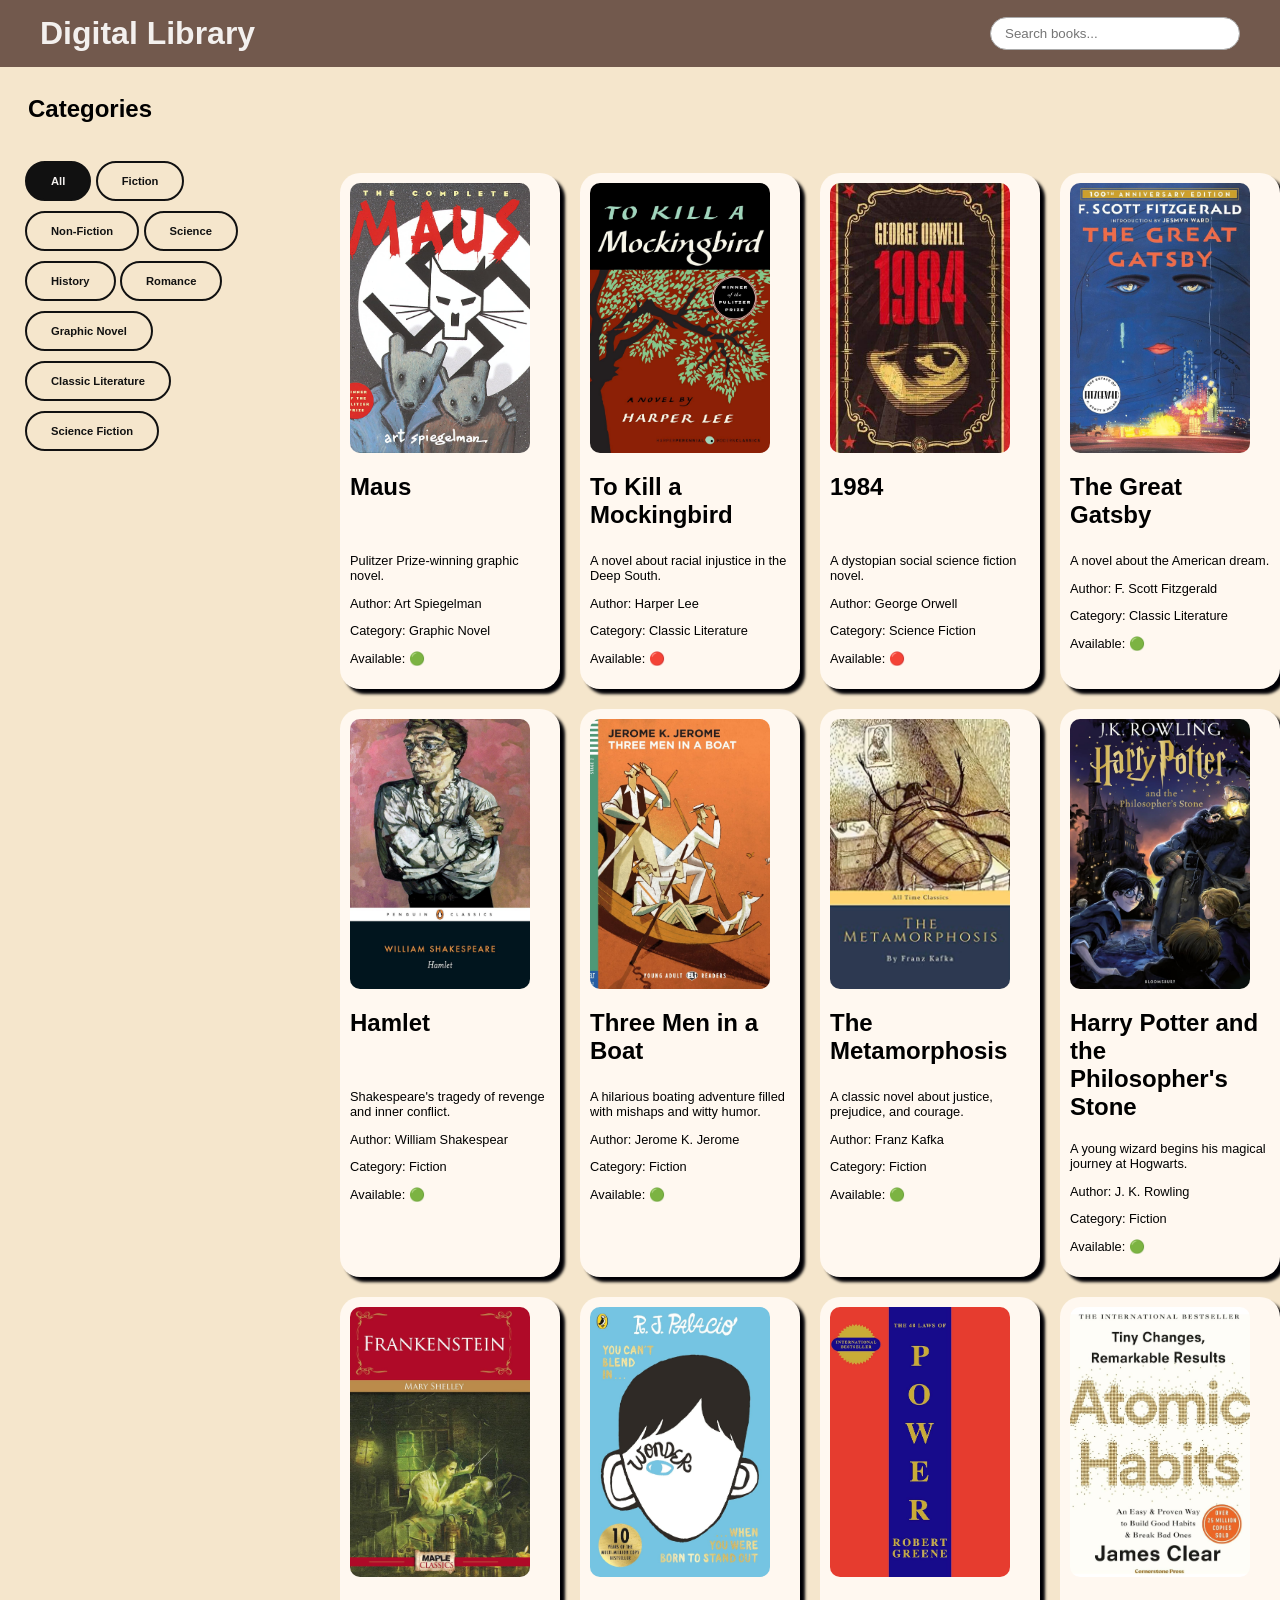
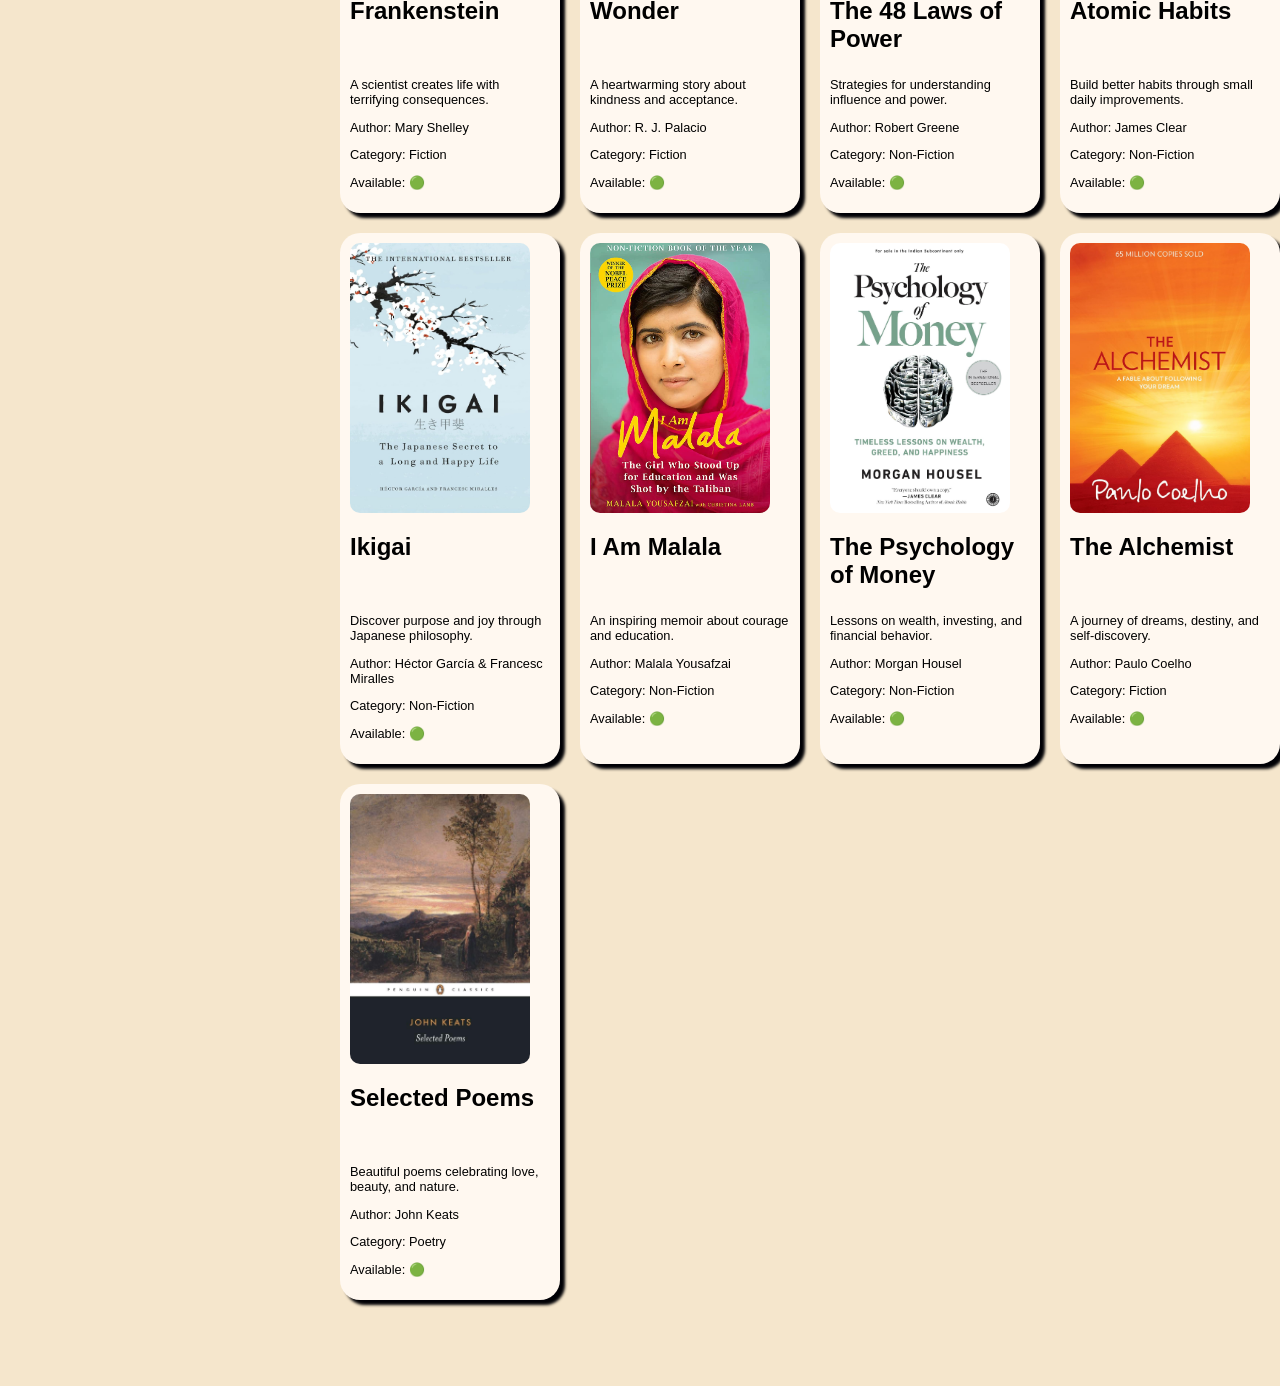
<file: index.html>
<html lang="en">

<head>
    <meta charset="UTF-8">
    <meta name="viewport" content="width=device-width, initial-scale=1.0">
    <title>Digi Library</title>
    <link rel="stylesheet" href="style.css">
    <link rel="icon" type="image/x-icon" href="logo.png">
    <script src="script.js" defer></script>

</head>

<body>
    <header>
        <h1 class="logo">Digital Library</h1>

        <div class="nav-right">
            <input type="text" placeholder="Search books..." class="search">
        </div>
    </header>


    <div class="library-container">

        <aside class="sidebar">
            <h2>Categories</h2>

            <ul>
                <li class="active">All</li>
                <li>Fiction</li>
                <li>Non-Fiction</li>
                <li>Science</li>
                <li>History</li>
                <li>Romance</li>
                <li>Graphic Novel</li>
                <li>Classic Literature</li>
                <li>Science Fiction</li>
            </ul>
        </aside>

        <section class="card">
            <ul id="book-list"></ul>
        </section>
    </div>

</body>

</html>
</file>
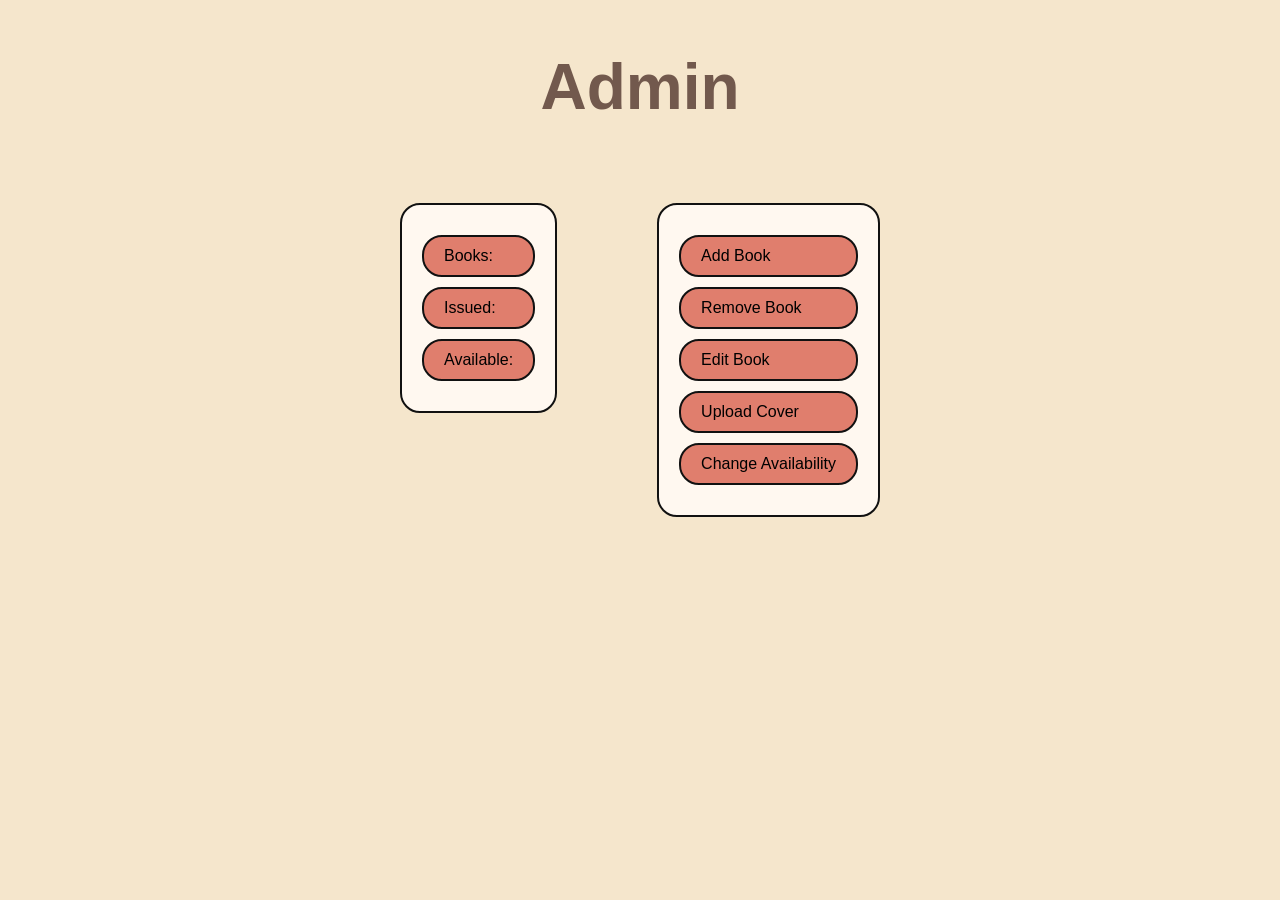
<file: admin.html>
<html lang="en">
<head>
    <meta charset="UTF-8">
    <meta name="viewport" content="width=device-width, initial-scale=1.0">
    <title>Admin</title>
    <link rel="stylesheet" href="style.css">
</head>
<body>
    <h1 class="admin-title">Admin</h1>

    <div class="admin-main">
    <section class="dashboard">
        <ul>

            <li>Books: </li>

            <li>Issued: </li>

            <li>Available: </li>

        </ul>
    </section>

    <section class="actions">
        <ul>

            <li>Add Book</li>

            <li>Remove Book</li>

            <li>Edit Book</li>

            <li>Upload Cover</li>

            <li>Change Availability</li>

        </ul>
    </section>
    </div>
</body>
</html>
</file>
<file: style.css>
body {
    background-color: #F5E6CC;
    margin: 0;
    padding: 0;
    font-family: Arial, sans-serif;
    justify-content: center;
}

header {
    display: flex;
    justify-content: space-between;
    color: #f3f0ee;
    align-items: center;
    padding: 15px 40px;
    background: #72594d;
}

.logo {
    margin: 0;
}

.nav-right {
    display: flex;
    align-items: center;
    gap: 30px;
}

nav {
    display: flex;
    gap: 25px;
}

nav a {
    text-decoration: none;
    color: #f3f0ee;
    font-weight: bold;
}

.search {
    width: 250px;
    padding: 8px 14px;
    border: 1px solid #aaa;
    border-radius: 20px;
    outline: none;
}

.library-container {
    display: flex;
    align-items: flex-start;
    gap: 30px;
    width: 100%;
    padding: 0;
}

.sidebar {
    width: 250px;
    padding: 20px;
}

.sidebar h2 {
    margin-top: 0;
    padding: 8px;
}

.sidebar ul {
    list-style: none;
    padding: 5px;
}

.sidebar li {
    display: inline-block;
    text-decoration: none;
    color: #111;
    cursor: pointer;
    border: 2px solid #111;
    padding: 12px 24px;
    border-radius: 999px;
    font-weight: 600;
    font-size: 0.7rem;
    margin: 5px 0;
    transition: all 0.25s ease;
}

.sidebar li:hover {
    transform: translateY(-3px);
}

.sidebar li.active {
    background-color: #111;
    color: #f3f0ee;
}

.card {
    padding: 20px;
    padding-top: 40px;
    width: 60%;
    margin: 50px auto;
    display: flex;
    flex: 1;
}

#book-list {
    list-style: none;
    display: grid;
    grid-template-columns: repeat(5, 1fr);
    gap: 20px;
    padding: 0;
}

.card li {
    background-color: #FFF8F0;
    cursor: pointer;
    transition: transform 0.2s ease, box-shadow 0.2s ease;
    padding: 10px;
    width: 200px;
    border-radius: 20px;
    box-shadow: 5px 5px 3px rgba(0, 0, 5, 5);
}

.card li a {
    text-decoration: none;
    color: inherit;
    display: block;
}

.card li:hover {
    transform: translateY(-4px);
}

.card img {
    width: 180px;
    height: 270px;
    object-fit: cover;
    border-radius: 10px;
    display: block;
}

.card h2 {
    min-height: 60px;
}

.card p {
    font-size: .8rem;
}

/* Admin page */

.admin-title {
    text-align: center;
    margin-top: 50px;
    font-size: 4rem;
    color: #72594d;
}

.admin-main {
    display: flex;
    justify-content: center;
    gap: 100px;
    padding: 20px;
}


.dashboard ul {
    list-style: none;
    border: 2px solid #111;
    border-radius: 20px;
    background-color: #FFF8F0;
    padding: 20px;
}

.dashboard li {
    background-color: #e07e6d;
    border: 2px solid #111;
    border-radius: 20px;
    margin: 10px 0;
    padding: 10px 20px;
    transition: all 0.25s ease;
}

.dashboard li:hover {
    transform: translateY(-3px);
}

.actions ul {
    list-style: none;
    border: 2px solid #111;
    border-radius: 20px;
    padding: 20px;
    background-color: #FFF8F0;
}

.actions li {
    background-color: #e07e6d;
    padding: 10px 20px;
    border: 2px solid #111;
    border-radius: 20px;
    margin: 10px 0;
    transition: all 0.25s ease;
}

.actions li:hover {
    transform: translateY(-3px);
}
</file>
